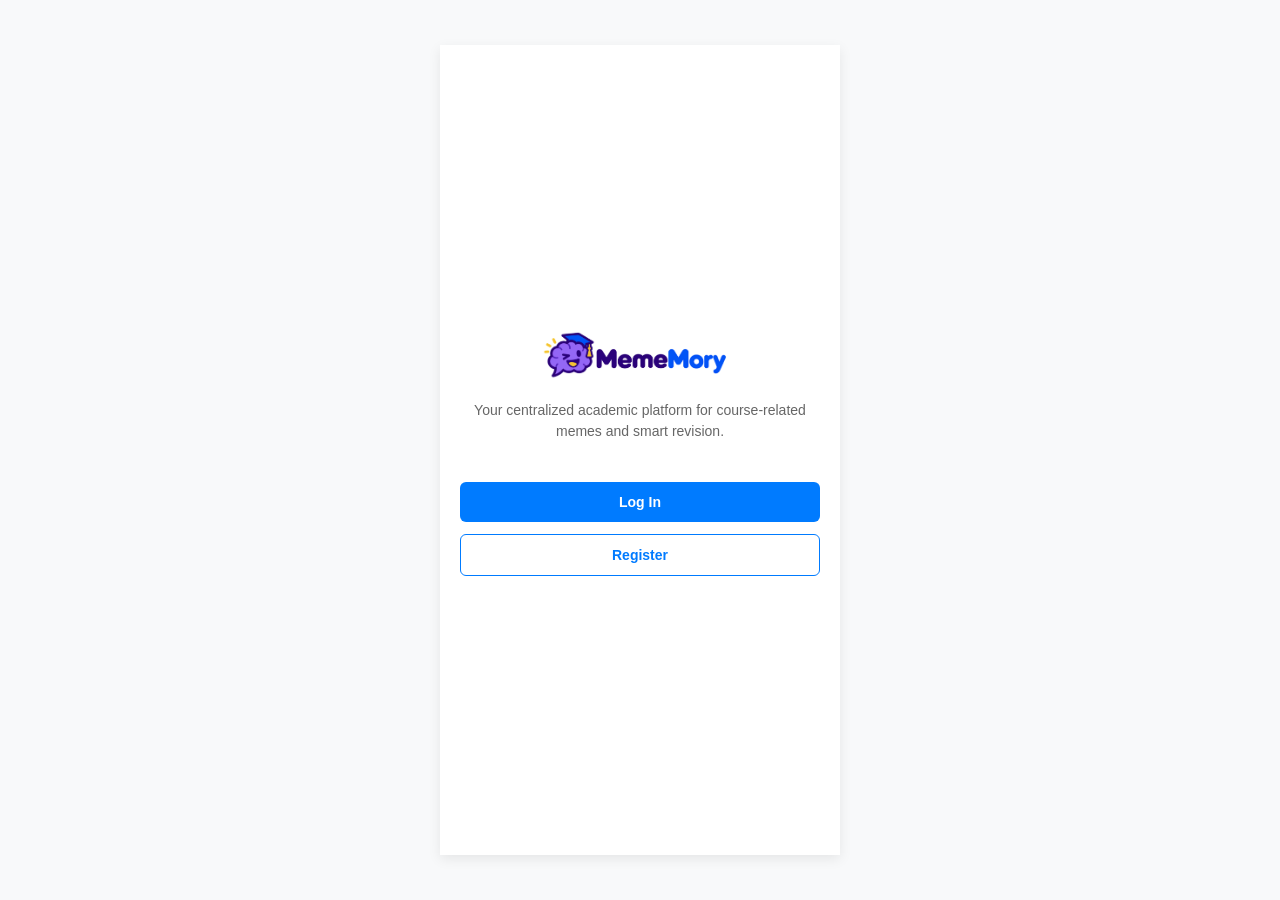
<file: index.html>
<!DOCTYPE html>
<html lang="en">
<head>
    <meta charset="UTF-8">
    <meta name="viewport" content="width=device-width, initial-scale=1.0">
    <title>MemeMory - Welcome</title>
    <link rel="stylesheet" href="css/style.css">
</head>
<body>
    <div class="app-container" style="display: flex; flex-direction: column; justify-content: center; align-items: center; min-height: 90vh; max-width: 400px; margin: 0 auto; padding: 20px; text-align: center;">
        
        <!-- Logo -->
        <div style="margin-bottom: 40px;">
            <img src="images/logo.png" alt="MemeMory Logo" style="height: 55px; width: auto; display: block; margin: 0 auto 20px auto;">
            <p style="font-size: 14px; color: #666; line-height: 1.5; margin: 0;">
                Your centralized academic platform for course-related memes and smart revision.
            </p>
        </div>

        <!-- Action Buttons (Matched Blue Color) -->
        <div style="display: flex; flex-direction: column; gap: 12px; width: 100%;">
            <!-- Log In Button -->
            <a href="login.html" style="text-decoration: none; padding: 12px; background-color: #007bff; color: #fff; border-radius: 6px; font-size: 14px; font-weight: 600; display: block; text-align: center;">
                Log In
            </a>

            <!-- Register Button -->
            <a href="register.html" style="text-decoration: none; padding: 12px; background-color: #fff; color: #007bff; border: 1.5px solid #007bff; border-radius: 6px; font-size: 14px; font-weight: 600; display: block; text-align: center;">
                Register
            </a>
        </div>

    </div>
</body>
</html>
</file>
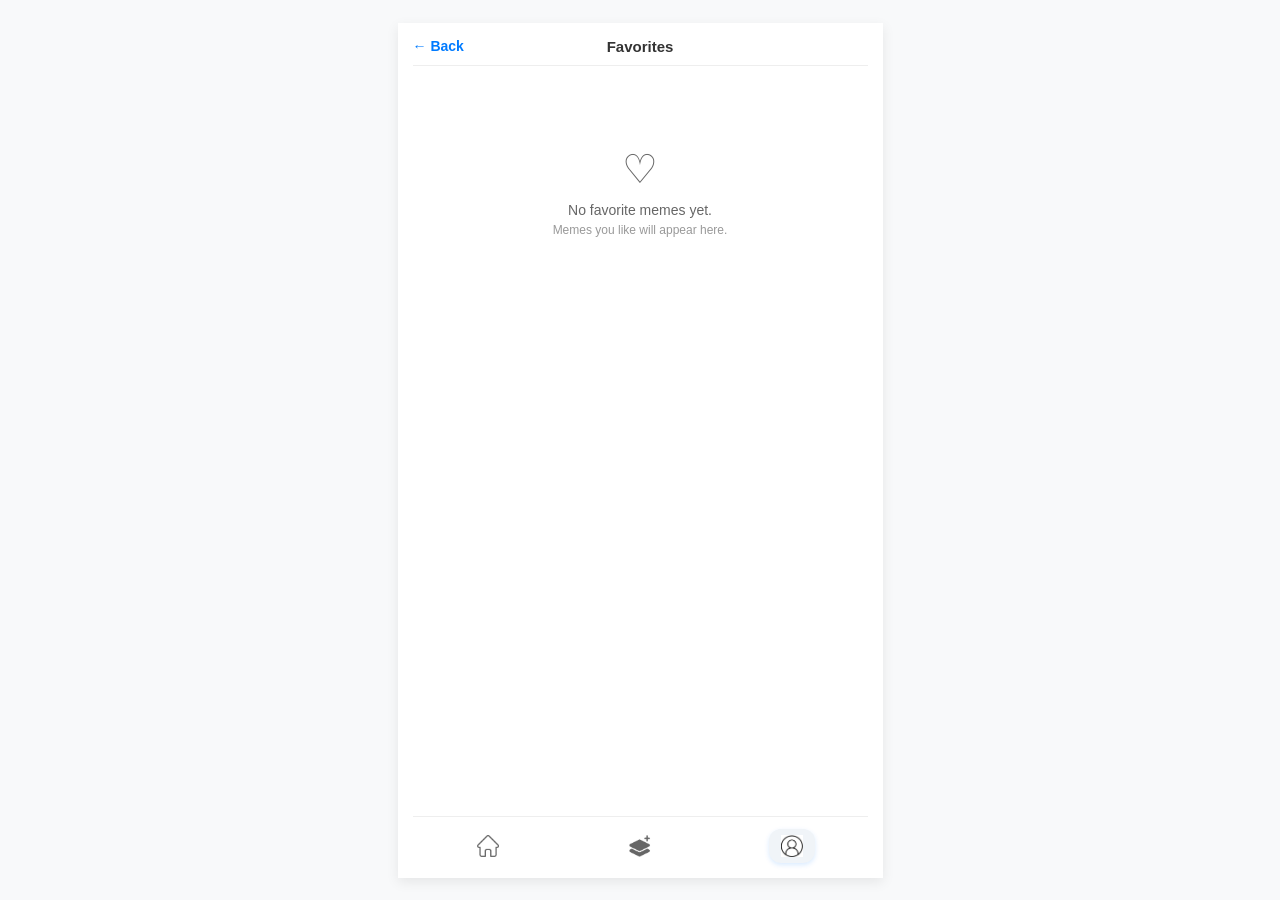
<file: favorites.html>
<!DOCTYPE html>
<html lang="en">
<head>
    <meta charset="UTF-8">
    <meta name="viewport" content="width=device-width, initial-scale=1.0">
    <title>MemeMory - Favorites</title>
    <link rel="stylesheet" href="css/style.css">
</head>
<body>
    <div class="app-container" style="display: flex; flex-direction: column; justify-content: space-between; max-width: 485px; margin: 0 auto; padding: 15px; min-height: 95vh; box-sizing: border-box;">
        <div style="width: 100%;">
            
            <!-- Header Bar with Centered Title -->
            <div style="display: flex; align-items: center; justify-content: space-between; margin-bottom: 20px; border-bottom: 1px solid #eee; padding-bottom: 10px;">
                <a href="profile.html" style="text-decoration: none; color: #007bff; font-weight: 600; font-size: 14px; width: 110px;">← Back</a>
                <span style="font-size: 15px; font-weight: 700; color: #333; text-align: center; flex: 1;">Favorites</span>
                <div style="width: 110px;"></div>
            </div>

            <!-- Empty State Message -->
            <div style="text-align: center; margin-top: 80px; color: #666;">
                <div style="font-size: 40px; margin-bottom: 10px;">♡</div>
                <p style="font-size: 14px; font-weight: 500; margin: 0;">No favorite memes yet.</p>
                <p style="font-size: 12px; color: #999; margin-top: 5px;">Memes you like will appear here.</p>
            </div>

        </div>

        <!-- Bottom Navigation Bar -->
        <div style="border-top: 1px solid #eee; padding-top: 12px; display: flex; justify-content: space-around; width: 100%; align-items: center; background-color: #fff; margin-top: 20px;">
            <a href="home.html" title="Home" style="text-decoration: none; padding: 6px 12px; display: flex; align-items: center;">
                <img src="images/home-icon.png" alt="Home" style="width: 22px; height: 22px; display: block; opacity: 0.6;">
            </a>
            <a href="upload.html" title="Create" style="text-decoration: none; padding: 6px 12px; display: flex; align-items: center;">
                <img src="images/create-icon.png" alt="Create" style="width: 22px; height: 22px; display: block; opacity: 0.6;">
            </a>
            <a href="profile.html" title="Profile" style="text-decoration: none; background-color: #f0f4f8; padding: 6px 12px; border-radius: 12px; box-shadow: 0 2px 5px rgba(0,123,255,0.15); display: flex; align-items: center;">
                <img src="images/profile-icon.png" alt="Profile" style="width: 22px; height: 22px; display: block;">
            </a>
        </div>
    </div>
</body>
</html>
</file>
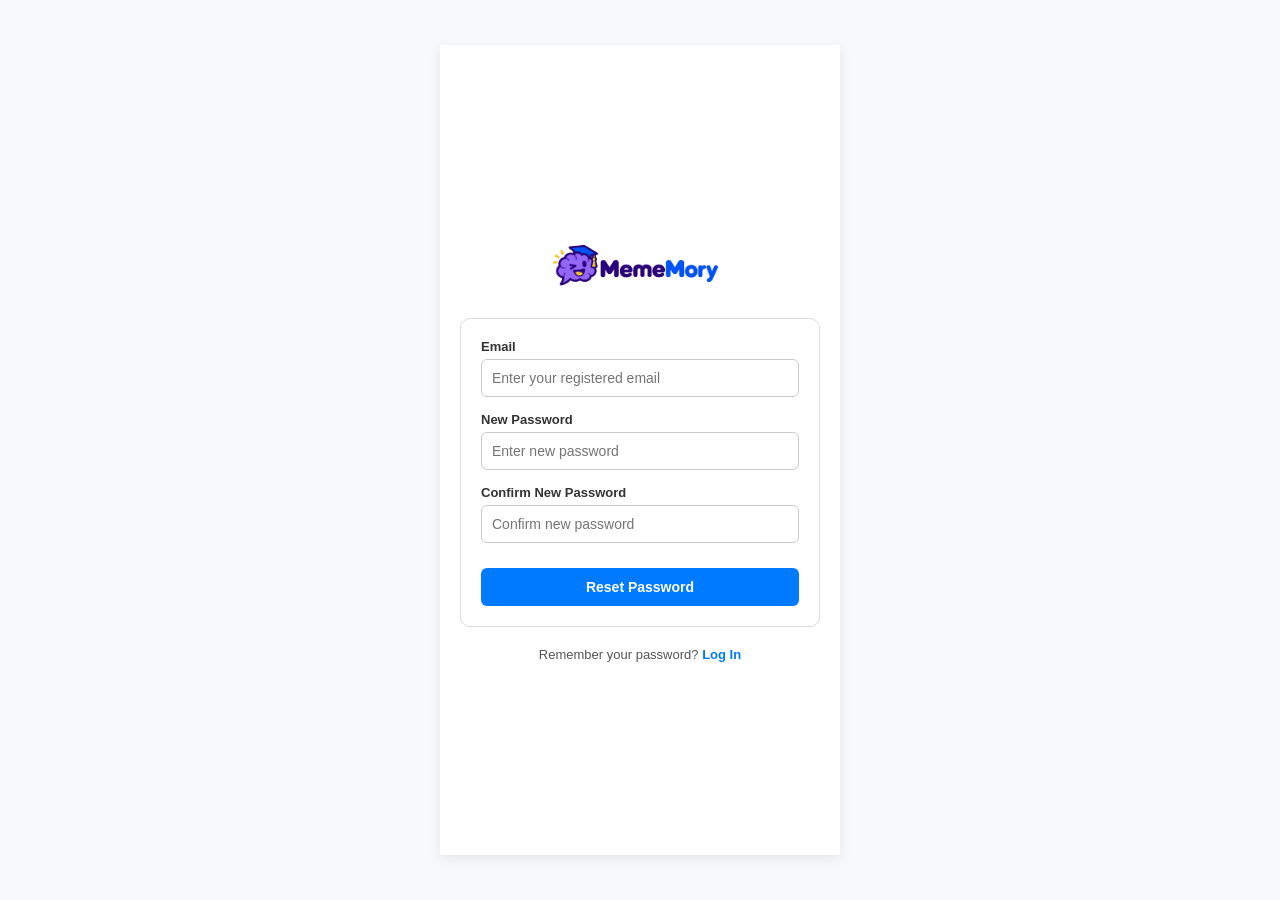
<file: forgot-password.html>
<!DOCTYPE html>
<html lang="en">
<head>
    <meta charset="UTF-8">
    <meta name="viewport" content="width=device-width, initial-scale=1.0">
    <title>MemeMory - Reset Password</title>
    <link rel="stylesheet" href="css/style.css">
</head>
<body>
    <div class="app-container" style="display: flex; flex-direction: column; justify-content: center; align-items: center; min-height: 90vh; max-width: 400px; margin: 0 auto; padding: 20px;">
        
        <!-- Logo Only -->
        <div style="margin-bottom: 30px; text-align: center;">
            <a href="index.html">
                <img src="images/logo.png" alt="MemeMory Logo" style="height: 50px; width: auto; display: block; margin: 0 auto;">
            </a>
        </div>

        <!-- Forgot & Reset Password Form Container -->
        <div style="width: 100%; background-color: #fff; border: 1px solid #ddd; border-radius: 10px; padding: 20px; box-sizing: border-box;">
            <form id="resetForm" style="display: flex; flex-direction: column; gap: 15px;">
                
                <!-- Email Field -->
                <div style="display: flex; flex-direction: column; gap: 5px;">
                    <label style="font-size: 13px; font-weight: 600; color: #333;">Email</label>
                    <input type="email" id="email" name="email" placeholder="Enter your registered email" required style="padding: 10px; border-radius: 6px; border: 1px solid #ccc; font-size: 14px; outline: none;">
                </div>

                <!-- New Password Field -->
                <div style="display: flex; flex-direction: column; gap: 5px;">
                    <label style="font-size: 13px; font-weight: 600; color: #333;">New Password</label>
                    <input type="password" id="new_password" name="new_password" placeholder="Enter new password" required minlength="8" style="padding: 10px; border-radius: 6px; border: 1px solid #ccc; font-size: 14px; outline: none;">
                </div>

                <!-- Confirm New Password Field -->
                <div style="display: flex; flex-direction: column; gap: 5px;">
                    <label style="font-size: 13px; font-weight: 600; color: #333;">Confirm New Password</label>
                    <input type="password" id="confirm_password" name="confirm_password" placeholder="Confirm new password" required minlength="8" style="padding: 10px; border-radius: 6px; border: 1px solid #ccc; font-size: 14px; outline: none;">
                </div>

                <!-- Submit Button -->
                <button type="submit" style="margin-top: 10px; padding: 11px; background-color: #007bff; color: #fff; border: none; border-radius: 6px; font-size: 14px; font-weight: 600; cursor: pointer;">
                    Reset Password
                </button>
            </form>
        </div>

        <!-- Link Back to Login -->
        <div style="margin-top: 20px; font-size: 13px; color: #555; text-align: center;">
            Remember your password? <a href="login.html" style="color: #007bff; font-weight: 600; text-decoration: none;">Log In</a>
        </div>

    </div>

    <!-- JavaScript to Handle Password Reset via LocalStorage -->
    <script>
        document.getElementById('resetForm').addEventListener('submit', function(event) {
            event.preventDefault();

            const emailInput = document.getElementById('email').value;
            const newPassword = document.getElementById('new_password').value;
            const confirmPassword = document.getElementById('confirm_password').value;

            // التحقق من تطابق كلمتي المرور
            if (newPassword !== confirmPassword) {
                alert("Error: New passwords do not match!");
                return;
            }

            // جلب المستخدم المخزن
            let savedUser = JSON.parse(localStorage.getItem('registeredUser'));

            if (savedUser && savedUser.email === emailInput) {
                // تحديث كلمة المرور في الـ LocalStorage
                savedUser.password = newPassword;
                localStorage.setItem('registeredUser', JSON.stringify(savedUser));

                alert("Success: Password has been reset successfully! Please log in with your new password.");
                window.location.href = "login.html";
            } else {
                alert("Error: This email is not registered in our system!");
            }
        });
    </script>
</body>
</html>
</file>
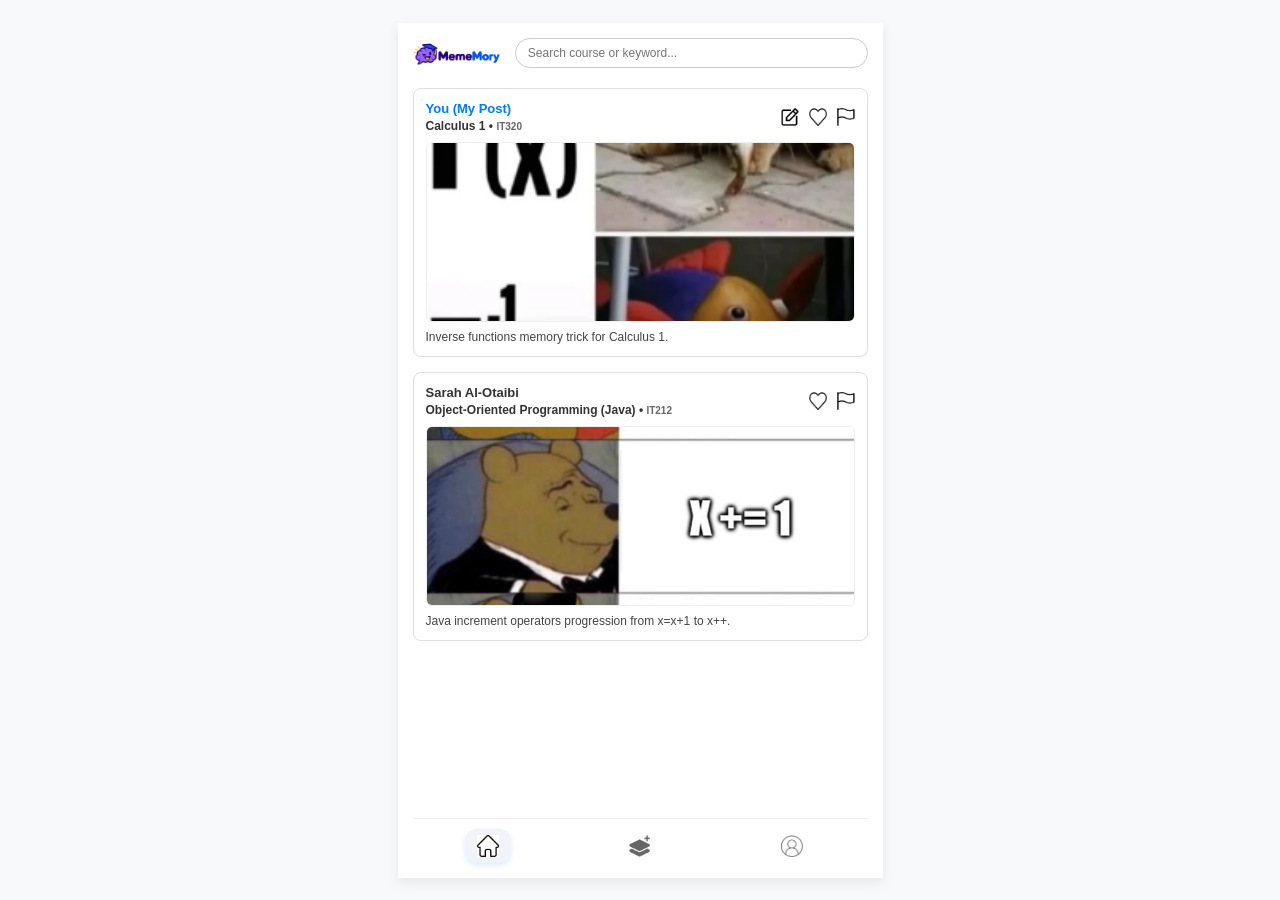
<file: home.html>
<!DOCTYPE html>
<html lang="en">
<head>
    <meta charset="UTF-8">
    <meta name="viewport" content="width=device-width, initial-scale=1.0">
    <title>MemeMory - Home</title>
    <link rel="stylesheet" href="css/style.css">
</head>
<body>
    <div class="app-container" style="display: flex; flex-direction: column; justify-content: space-between; max-width: 485px; margin: 0 auto; padding: 15px; min-height: 95vh; box-sizing: border-box;">
        <div style="width: 100%;" id="mainFeedContainer">
            
            <!-- Header Bar (Logo + Search Only) -->
            <div style="display: flex; align-items: center; justify-content: space-between; margin-bottom: 20px; gap: 10px;">
                <a href="home.html" style="display: flex; align-items: center;">
                    <img src="images/logo.png" alt="MemeMory Logo" style="height: 26px; width: auto; display: block;">
                </a>
                <div style="flex: 1;">
                    <input type="text" placeholder="Search course or keyword..." style="width: 100%; padding: 7px 12px; border-radius: 20px; border: 1px solid #ccc; font-size: 12px; outline: none; box-sizing: border-box;">
                </div>
            </div>

            <!-- حاوية الميمز المرفوعة ديناميكياً بواسطة LocalStorage -->
            <div id="dynamicMemesContainer"></div>

            <!-- MEME CARD 1: Calculus (Math) -->
            <div style="border: 1px solid #e0e0e0; border-radius: 8px; padding: 12px; margin-bottom: 15px; background-color: #fff; box-shadow: 0 2px 4px rgba(0,0,0,0.02);">
                <div style="display: flex; justify-content: space-between; align-items: center; margin-bottom: 8px;">
                    <div>
                        <span style="font-size: 13px; font-weight: 700; color: #007bff; display: block;">You (My Post)</span>
                        <span style="font-size: 12px; font-weight: 600; color: #333;">Calculus 1 • <small style="color: #666;">IT320</small></span>
                    </div>
                    <div style="display: flex; gap: 10px; align-items: center;">
                        <button title="Edit" style="background: none; border: none; cursor: pointer; padding: 0;"><img src="images/edit-icon.png" alt="Edit" style="width: 18px; height: 18px; display: block;"></button>
                        <button title="Like" style="background: none; border: none; cursor: pointer; padding: 0;"><img src="images/like-icon.png" alt="Like" style="width: 18px; height: 18px; display: block;"></button>
                        <button title="Report" style="background: none; border: none; cursor: pointer; padding: 0;"><img src="images/flag-icon.png" alt="Report" style="width: 18px; height: 18px; display: block;"></button>
                    </div>
                </div>

                <a href="meme-detail.html?type=math" style="text-decoration: none; display: block;">
                    <img src="images/meme1.png" alt="Calculus Meme" style="width: 100%; height: 180px; object-fit: cover; border-radius: 6px; margin-bottom: 8px; display: block; border: 1px solid #eee;">
                </a>
                <p style="font-size: 12px; color: #444; margin: 0;">Inverse functions memory trick for Calculus 1.</p>
            </div>

            <!-- MEME CARD 2: Java Programming -->
            <div style="border: 1px solid #e0e0e0; border-radius: 8px; padding: 12px; margin-bottom: 15px; background-color: #fff; box-shadow: 0 2px 4px rgba(0,0,0,0.02);">
                <div style="display: flex; justify-content: space-between; align-items: center; margin-bottom: 8px;">
                    <div>
                        <span style="font-size: 13px; font-weight: 700; color: #333; display: block;">Sarah Al-Otaibi</span>
                        <span style="font-size: 12px; font-weight: 600; color: #333;">Object-Oriented Programming (Java) • <small style="color: #666;">IT212</small></span>
                    </div>
                    <div style="display: flex; gap: 10px; align-items: center;">
                        <button title="Like" style="background: none; border: none; cursor: pointer; padding: 0;"><img src="images/like-icon.png" alt="Like" style="width: 18px; height: 18px; display: block;"></button>
                        <button title="Report" style="background: none; border: none; cursor: pointer; padding: 0;"><img src="images/flag-icon.png" alt="Report" style="width: 18px; height: 18px; display: block;"></button>
                    </div>
                </div>

                <a href="meme-detail.html?type=java" style="text-decoration: none; display: block;">
                    <img src="images/meme2.png" alt="Java Meme" style="width: 100%; height: 180px; object-fit: cover; border-radius: 6px; margin-bottom: 8px; display: block; border: 1px solid #eee;">
                </a>
                <p style="font-size: 12px; color: #444; margin: 0;">Java increment operators progression from x=x+1 to x++.</p>
            </div>

        </div>

        <!-- Bottom Navigation Bar -->
        <div style="border-top: 1px solid #eee; padding-top: 10px; display: flex; justify-content: space-around; width: 100%; align-items: center; background-color: #fff;">
            <!-- Home (Active) -->
            <a href="home.html" title="Home" style="text-decoration: none; background-color: #f0f4f8; padding: 6px 12px; border-radius: 12px; box-shadow: 0 2px 5px rgba(0,123,255,0.15); display: flex; align-items: center;">
                <img src="images/home-icon.png" alt="Home" style="width: 22px; height: 22px; display: block;">
            </a>
            <!-- Create -->
            <a href="upload.html" title="Create" style="text-decoration: none; padding: 6px 12px; display: flex; align-items: center;">
                <img src="images/create-icon.png" alt="Create" style="width: 22px; height: 22px; display: block; opacity: 0.6;">
            </a>
            <!-- Profile -->
            <a href="profile.html" title="Profile" style="text-decoration: none; padding: 6px 12px; display: flex; align-items: center;">
                <img src="images/profile-icon.png" alt="Profile" style="width: 22px; height: 22px; display: block; opacity: 0.6;">
            </a>
        </div>
    </div>

    <!-- JavaScript to Load and Display LocalStorage Memes Instantly -->
    <script>
        document.addEventListener("DOMContentLoaded", function() {
            const container = document.getElementById('dynamicMemesContainer');
            let savedMemes = JSON.parse(localStorage.getItem('userMemes')) || [];

            if (savedMemes.length > 0) {
                savedMemes.forEach(meme => {
                    const card = document.createElement('div');
                    card.style.cssText = "border: 1px solid #e0e0e0; border-radius: 8px; padding: 12px; margin-bottom: 15px; background-color: #fff; box-shadow: 0 2px 4px rgba(0,0,0,0.02);";
                    
                    card.innerHTML = `
                        <div style="display: flex; justify-content: space-between; align-items: center; margin-bottom: 8px;">
                            <div>
                                <span style="font-size: 13px; font-weight: 700; color: #007bff; display: block;">You (My Post)</span>
                                <span style="font-size: 12px; font-weight: 600; color: #333;">${meme.title} • <small style="color: #666;">${meme.course}</small></span>
                            </div>
                            <div style="display: flex; gap: 10px; align-items: center;">
                                <button title="Edit" style="background: none; border: none; cursor: pointer; padding: 0;"><img src="images/edit-icon.png" alt="Edit" style="width: 18px; height: 18px; display: block;"></button>
                                <button title="Like" style="background: none; border: none; cursor: pointer; padding: 0;"><img src="images/like-icon.png" alt="Like" style="width: 18px; height: 18px; display: block;"></button>
                                <button title="Report" style="background: none; border: none; cursor: pointer; padding: 0;"><img src="images/flag-icon.png" alt="Report" style="width: 18px; height: 18px; display: block;"></button>
                            </div>
                        </div>
                        <div style="text-decoration: none; display: block;">
                            <img src="${meme.image}" alt="Uploaded Meme" style="width: 100%; height: 180px; object-fit: cover; border-radius: 6px; margin-bottom: 8px; display: block; border: 1px solid #eee;">
                        </div>
                        <p style="font-size: 12px; color: #444; margin: 0;">${meme.description || ''}</p>
                    `;
                    
                    container.appendChild(card);
                });
            }
        });
    </script>
</body>
</html>
</file>
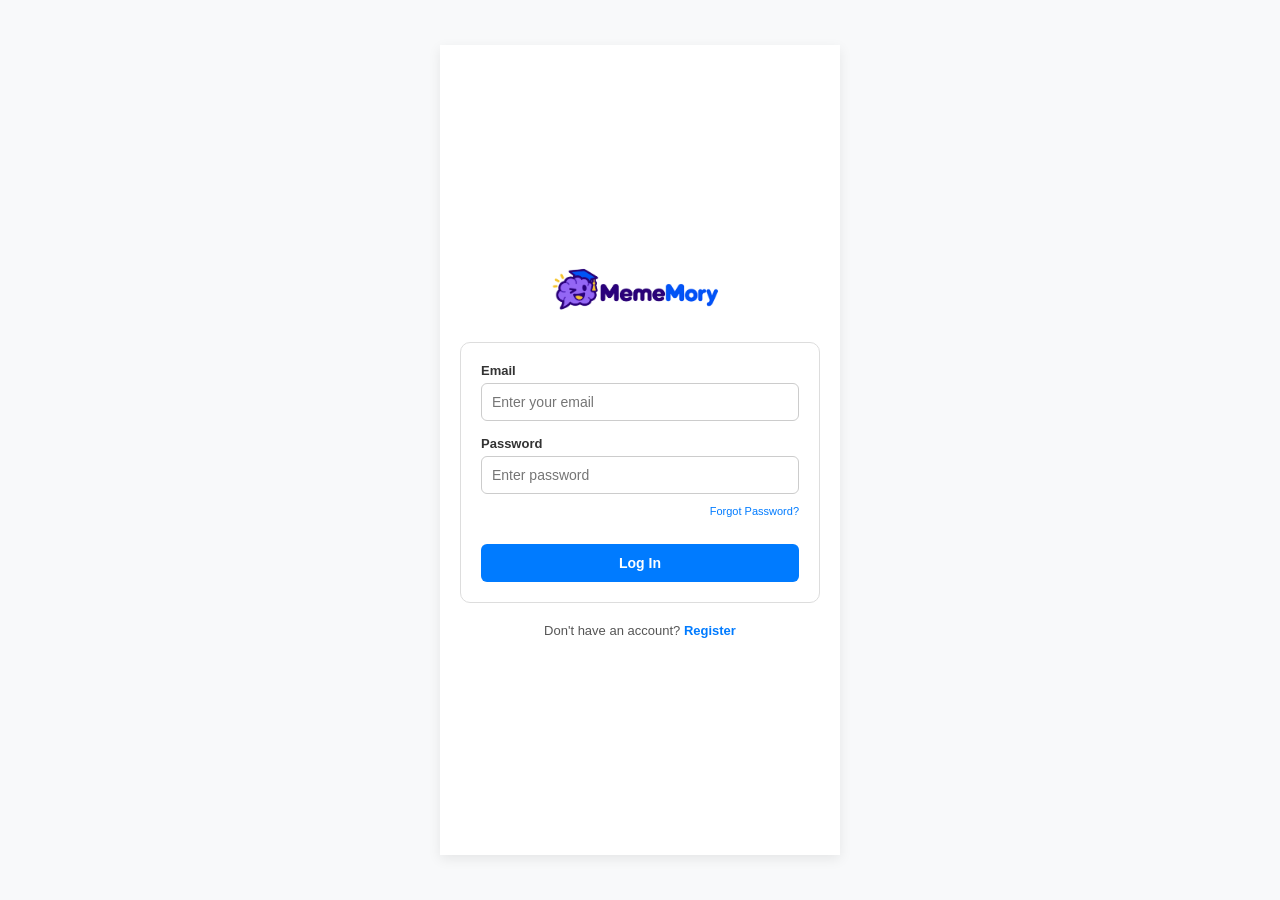
<file: login.html>
<!DOCTYPE html>
<html lang="en">
<head>
    <meta charset="UTF-8">
    <meta name="viewport" content="width=device-width, initial-scale=1.0">
    <title>MemeMory - Login</title>
    <link rel="stylesheet" href="css/style.css">
</head>
<body>
    <div class="app-container" style="display: flex; flex-direction: column; justify-content: center; align-items: center; min-height: 90vh; max-width: 400px; margin: 0 auto; padding: 20px;">
        
        <!-- Logo Only -->
        <div style="margin-bottom: 30px; text-align: center;">
            <a href="index.html">
                <img src="images/logo.png" alt="MemeMory Logo" style="height: 50px; width: auto; display: block; margin: 0 auto;">
            </a>
        </div>

        <!-- Login Form Container -->
        <div style="width: 100%; background-color: #fff; border: 1px solid #ddd; border-radius: 10px; padding: 20px; box-sizing: border-box;">
            <!-- Form uses JavaScript handler to validate login -->
            <form id="loginForm" style="display: flex; flex-direction: column; gap: 15px;">
                
                <!-- Email Field -->
                <div style="display: flex; flex-direction: column; gap: 5px;">
                    <label style="font-size: 13px; font-weight: 600; color: #333;">Email</label>
                    <input type="email" id="email" name="email" placeholder="Enter your email" required style="padding: 10px; border-radius: 6px; border: 1px solid #ccc; font-size: 14px; outline: none;">
                </div>

                <!-- Password Field -->
                <div style="display: flex; flex-direction: column; gap: 5px;">
                    <label style="font-size: 13px; font-weight: 600; color: #333;">Password</label>
                    <input type="password" id="password" name="password" placeholder="Enter password" required style="padding: 10px; border-radius: 6px; border: 1px solid #ccc; font-size: 14px; outline: none;">
                    
                    <!-- Forgot Password Under Password Input -->
                    <div style="text-align: right; margin-top: 2px;">
                        <a href="forgot-password.html" style="font-size: 11px; color: #007bff; text-decoration: none;">Forgot Password?</a>
                    </div>
                </div>

                <!-- Submit Button -->
                <button type="submit" style="margin-top: 10px; padding: 11px; background-color: #007bff; color: #fff; border: none; border-radius: 6px; font-size: 14px; font-weight: 600; cursor: pointer;">
                    Log In
                </button>
            </form>
        </div>

        <!-- Link to Register -->
        <div style="margin-top: 20px; font-size: 13px; color: #555; text-align: center;">
            Don't have an account? <a href="register.html" style="color: #007bff; font-weight: 600; text-decoration: none;">Register</a>
        </div>

    </div>

    <!-- JavaScript to Validate Login from LocalStorage -->
    <script>
        document.getElementById('loginForm').addEventListener('submit', function(event) {
            event.preventDefault(); // منع الإرسال الافتراضي

            const emailInput = document.getElementById('email').value;
            const passwordInput = document.getElementById('password').value;

            // جلب بيانات المستخدم المخزنة مسبقاً من صفحة التسجيل
            const savedUser = JSON.parse(localStorage.getItem('registeredUser'));

            // التحقق من صحة البيانات (أو السماح بحساب تجريبي افتراضي إن لم تقم بالتسجيل بعد)
            if (savedUser && savedUser.email === emailInput && savedUser.password === passwordInput) {
                // إذا كانت البيانات صحيحة، انتقل إلى صفحة الهوم
                window.location.href = "home.html";
            } else {
                // إظهار رسالة خطأ (Error) إذا كانت البيانات خاطئة
                alert("Error: Incorrect email or password. Please try again or register first!");
            }
        });
    </script>
</body>
</html>
</file>
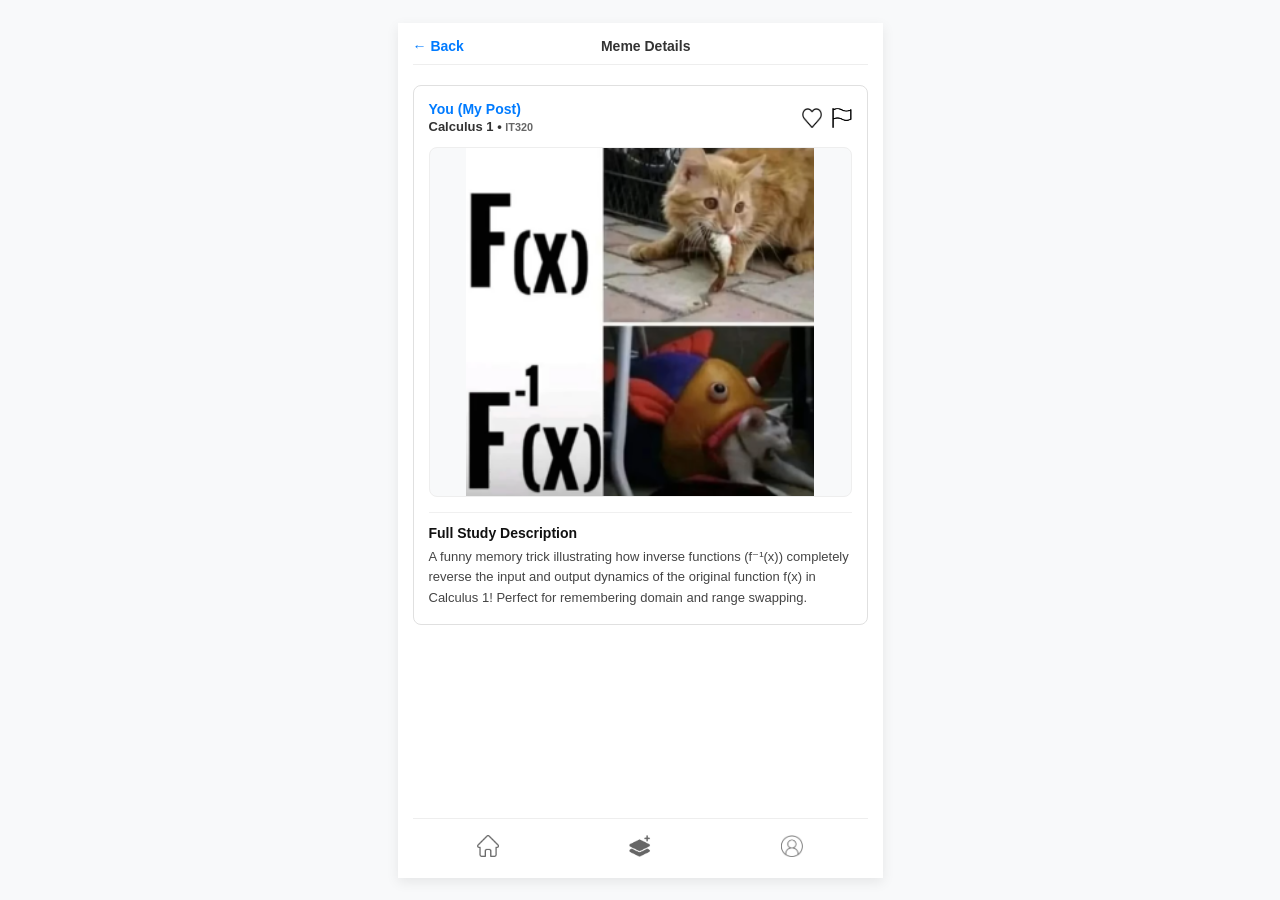
<file: meme-detail.html>
<!DOCTYPE html>
<html lang="en">
<head>
    <meta charset="UTF-8">
    <meta name="viewport" content="width=device-width, initial-scale=1.0">
    <title>MemeMory - Meme Details</title>
    <link rel="stylesheet" href="css/style.css">
</head>
<body>
    <div class="app-container" style="display: flex; flex-direction: column; justify-content: space-between; max-width: 485px; margin: 0 auto; padding: 15px; min-height: 95vh; box-sizing: border-box;">
        <div style="width: 100%;">
            
            <!-- Header Bar (Back + Title Only, Logout Removed) -->
            <div style="display: flex; align-items: center; justify-content: space-between; margin-bottom: 20px; border-bottom: 1px solid #eee; padding-bottom: 10px;">
                <a href="home.html" style="text-decoration: none; color: #007bff; font-weight: 600; font-size: 14px;">← Back</a>
                <span style="font-size: 14px; font-weight: 600; color: #333;">Meme Details</span>
                <div style="width: 40px;"></div> <!-- Spacer to balance header alignment -->
            </div>

            <!-- Meme Details Container -->
            <div style="background-color: #fff; border: 1px solid #e0e0e0; border-radius: 8px; padding: 15px;">
                
                <div style="display: flex; justify-content: space-between; align-items: center; margin-bottom: 12px;">
                    <div>
                        <span id="authorName" style="font-size: 14px; font-weight: 700; color: #007bff; display: block;">You (My Post)</span>
                        <span id="courseName" style="font-size: 13px; font-weight: 600; color: #333;">Calculus 1 • <small style="color: #666;">IT320</small></span>
                    </div>
                    <div style="display: flex; gap: 10px; align-items: center;">
                        <button title="Like" style="background: none; border: none; cursor: pointer; padding: 0;"><img src="images/like-icon.png" alt="Like" style="width: 20px; height: 20px; display: block;"></button>
                        <button title="Report" style="background: none; border: none; cursor: pointer; padding: 0;"><img src="images/flag-icon.png" alt="Report" style="width: 20px; height: 20px; display: block;"></button>
                    </div>
                </div>

                <div style="width: 100%; margin-bottom: 15px;">
                    <img id="memeImage" src="images/meme1.png" alt="Meme Image" style="width: 100%; height: auto; max-height: 350px; object-fit: contain; border-radius: 8px; border: 1px solid #eee; background-color: #f8f9fa; display: block;">
                </div>

                <div style="border-top: 1px solid #f0f0f0; padding-top: 12px;">
                    <h4 style="margin: 0 0 6px 0; font-size: 14px; color: #111;">Full Study Description</h4>
                    <p id="memeDesc" style="font-size: 13px; color: #444; line-height: 1.6; margin: 0;">
                        Loading description...
                    </p>
                </div>
            </div>
        </div>

        <!-- Bottom Navigation Bar -->
        <div style="border-top: 1px solid #eee; padding-top: 10px; display: flex; justify-content: space-around; width: 100%; align-items: center; background-color: #fff; margin-top: 20px;">
            <!-- Home -->
            <a href="home.html" title="Home" style="text-decoration: none; padding: 6px 12px; display: flex; align-items: center;">
                <img src="images/home-icon.png" alt="Home" style="width: 22px; height: 22px; display: block; opacity: 0.6;">
            </a>
            <!-- Create -->
            <a href="upload.html" title="Create" style="text-decoration: none; padding: 6px 12px; display: flex; align-items: center;">
                <img src="images/create-icon.png" alt="Create" style="width: 22px; height: 22px; display: block; opacity: 0.6;">
            </a>
            <!-- Profile -->
            <a href="profile.html" title="Profile" style="text-decoration: none; padding: 6px 12px; display: flex; align-items: center;">
                <img src="images/profile-icon.png" alt="Profile" style="width: 22px; height: 22px; display: block; opacity: 0.6;">
            </a>
        </div>
    </div>

    <script>
        const urlParams = new URLSearchParams(window.location.search);
        const memeType = urlParams.get('type');

        const memeImage = document.getElementById('memeImage');
        const memeDesc = document.getElementById('memeDesc');
        const authorName = document.getElementById('authorName');
        const courseName = document.getElementById('courseName');

        if (memeType === 'java') {
            memeImage.src = 'images/meme2.png';
            authorName.innerText = 'Sarah Al-Otaibi';
            authorName.style.color = '#333';
            courseName.innerHTML = 'Object-Oriented Programming (Java) • <small style="color: #666;">IT212</small>';
            memeDesc.innerText = 'A classic programming progression in Java showing the evolution of incrementing a variable by 1. Starting from standard assignment (x = x + 1), moving to compound assignment (x += 1), and reaching peak elegance with the increment operator (x++)!';
        } else {
            memeImage.src = 'images/meme1.png';
            authorName.innerText = 'You (My Post)';
            authorName.style.color = '#007bff';
            courseName.innerHTML = 'Calculus 1 • <small style="color: #666;">IT320</small>';
            memeDesc.innerText = 'A funny memory trick illustrating how inverse functions (f⁻¹(x)) completely reverse the input and output dynamics of the original function f(x) in Calculus 1! Perfect for remembering domain and range swapping.';
        }
    </script>
</body>
</html>
</file>
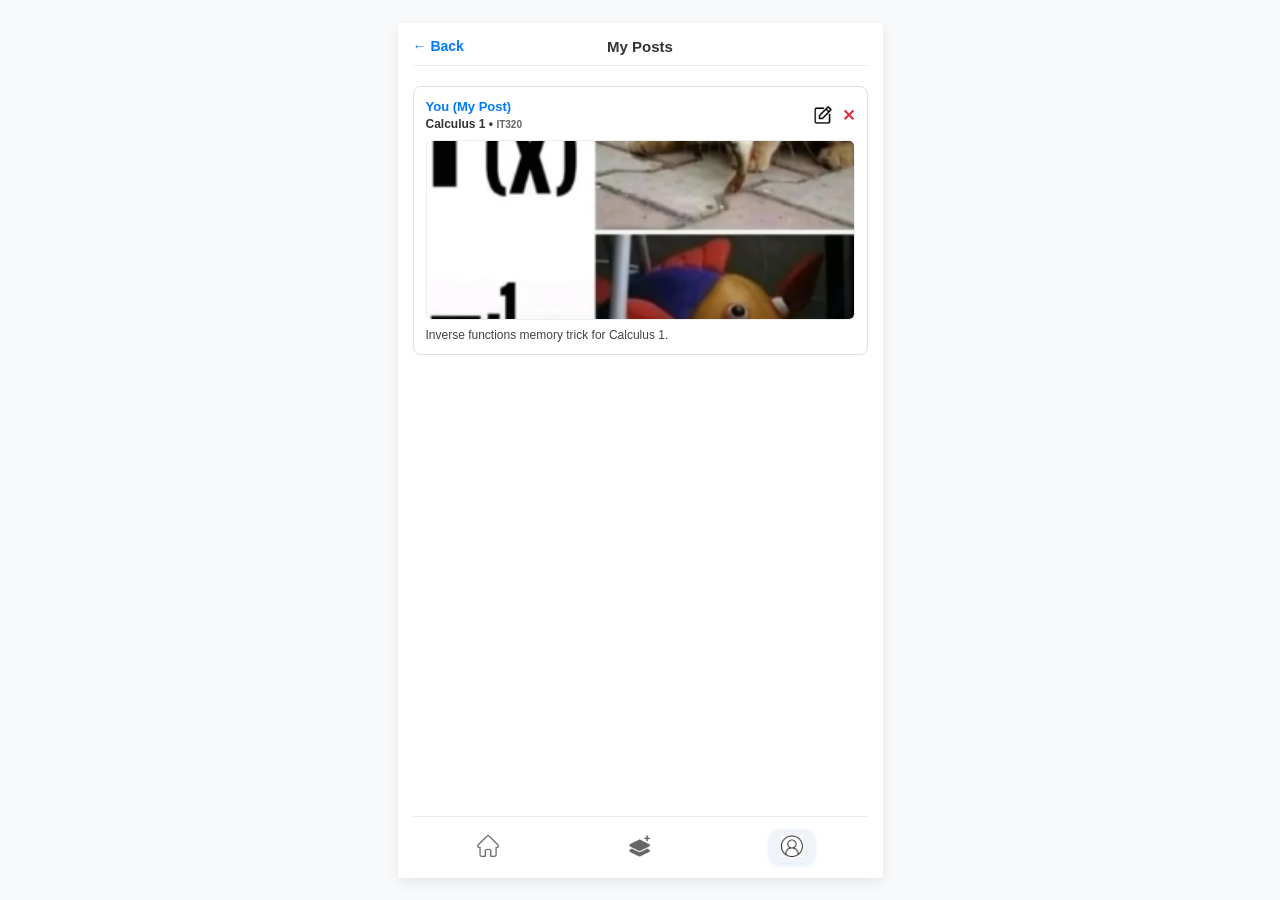
<file: myposts.html>
<!DOCTYPE html>
<html lang="en">
<head>
    <meta charset="UTF-8">
    <meta name="viewport" content="width=device-width, initial-scale=1.0">
    <title>MemeMory - My Posts</title>
    <link rel="stylesheet" href="css/style.css">
</head>
<body>
    <div class="app-container" style="display: flex; flex-direction: column; justify-content: space-between; max-width: 485px; margin: 0 auto; padding: 15px; min-height: 95vh; box-sizing: border-box;">
        <div style="width: 100%;">
            
            <!-- Header Bar with Centered Title (Without Logout) -->
            <div style="display: flex; align-items: center; justify-content: space-between; margin-bottom: 20px; border-bottom: 1px solid #eee; padding-bottom: 10px;">
                <a href="profile.html" style="text-decoration: none; color: #007bff; font-weight: 600; font-size: 14px; width: 110px;">← Back</a>
                <span style="font-size: 15px; font-weight: 700; color: #333; text-align: center; flex: 1;">My Posts</span>
                <div style="width: 110px;"></div> <!-- مساحة مطابقة لزر الرجوع لضمان توسعنوان الصفحة بدقة -->
            </div>

            <!-- حاوية عرض المنشورات المحفوظة ديناميكياً -->
            <div id="dynamicMyPostsContainer"></div>

            <!-- MY POST MEME CARD (Example: Calculus Meme - Static default) -->
            <div style="border: 1px solid #e0e0e0; border-radius: 8px; padding: 12px; margin-bottom: 15px; background-color: #fff; box-shadow: 0 2px 4px rgba(0,0,0,0.02);">
                <div style="display: flex; justify-content: space-between; align-items: center; margin-bottom: 8px;">
                    <div>
                        <span style="font-size: 13px; font-weight: 700; color: #007bff; display: block;">You (My Post)</span>
                        <span style="font-size: 12px; font-weight: 600; color: #333;">Calculus 1 • <small style="color: #666;">IT320</small></span>
                    </div>
                    <div style="display: flex; gap: 10px; align-items: center;">
                        <button title="Edit" style="background: none; border: none; cursor: pointer; padding: 0;"><img src="images/edit-icon.png" alt="Edit" style="width: 18px; height: 18px; display: block;"></button>
                        <button title="Delete" style="background: none; border: none; cursor: pointer; padding: 0; font-size: 16px; color: #dc3545; font-weight: bold;">✕</button>
                    </div>
                </div>

                <a href="meme-detail.html?type=math" style="text-decoration: none; display: block;">
                    <img src="images/meme1.png" alt="Calculus Meme" style="width: 100%; height: 180px; object-fit: cover; border-radius: 6px; margin-bottom: 8px; display: block; border: 1px solid #eee;">
                </a>
                <p style="font-size: 12px; color: #444; margin: 0;">Inverse functions memory trick for Calculus 1.</p>
            </div>

        </div>

        <!-- Bottom Navigation Bar (Active on Profile Tab) -->
        <div style="border-top: 1px solid #eee; padding-top: 12px; display: flex; justify-content: space-around; width: 100%; align-items: center; background-color: #fff; margin-top: 20px;">
            <a href="home.html" title="Home" style="text-decoration: none; padding: 6px 12px; display: flex; align-items: center;">
                <img src="images/home-icon.png" alt="Home" style="width: 22px; height: 22px; display: block; opacity: 0.6;">
            </a>
            <a href="upload.html" title="Create" style="text-decoration: none; padding: 6px 12px; display: flex; align-items: center;">
                <img src="images/create-icon.png" alt="Create" style="width: 22px; height: 22px; display: block; opacity: 0.6;">
            </a>
            <a href="profile.html" title="Profile" style="text-decoration: none; background-color: #f0f4f8; padding: 6px 12px; border-radius: 12px; box-shadow: 0 2px 5px rgba(0,123,255,0.15); display: flex; align-items: center;">
                <img src="images/profile-icon.png" alt="Profile" style="width: 22px; height: 22px; display: block;">
            </a>
        </div>
    </div>

    <!-- JavaScript to Load My Posts with Edit and Delete Buttons -->
    <script>
        window.onload = function() {
            const container = document.getElementById('dynamicMyPostsContainer');
            let savedMemes = JSON.parse(localStorage.getItem('userMemes')) || [];

            if (savedMemes.length > 0) {
                savedMemes.forEach((meme, index) => {
                    const card = document.createElement('div');
                    card.style.cssText = "border: 1px solid #e0e0e0; border-radius: 8px; padding: 12px; margin-bottom: 15px; background-color: #fff; box-shadow: 0 2px 4px rgba(0,0,0,0.02);";
                    
                    card.innerHTML = `
                        <div style="display: flex; justify-content: space-between; align-items: center; margin-bottom: 8px;">
                            <div>
                                <span style="font-size: 13px; font-weight: 700; color: #007bff; display: block;">You (My Post)</span>
                                <span style="font-size: 12px; font-weight: 600; color: #333;">${meme.title} • <small style="color: #666;">${meme.course}</small></span>
                            </div>
                            <div style="display: flex; gap: 10px; align-items: center;">
                                <button title="Edit" style="background: none; border: none; cursor: pointer; padding: 0;"><img src="images/edit-icon.png" alt="Edit" style="width: 18px; height: 18px; display: block;"></button>
                                <button onclick="deleteMeme(${index})" title="Delete" style="background: none; border: none; cursor: pointer; padding: 0; font-size: 16px; color: #dc3545; font-weight: bold;">✕</button>
                            </div>
                        </div>
                        <div style="text-decoration: none; display: block;">
                            <img src="${meme.image}" alt="My Uploaded Meme" style="width: 100%; height: 180px; object-fit: cover; border-radius: 6px; margin-bottom: 8px; display: block; border: 1px solid #eee;">
                        </div>
                        <p style="font-size: 12px; color: #444; margin: 0;">${meme.description || ''}</p>
                    `;
                    
                    container.appendChild(card);
                });
            }
        };

        function deleteMeme(index) {
            let savedMemes = JSON.parse(localStorage.getItem('userMemes')) || [];
            savedMemes.splice(index, 1);
            localStorage.setItem('userMemes', JSON.stringify(savedMemes));
            location.reload();
        }
    </script>
</body>
</html>
</file>
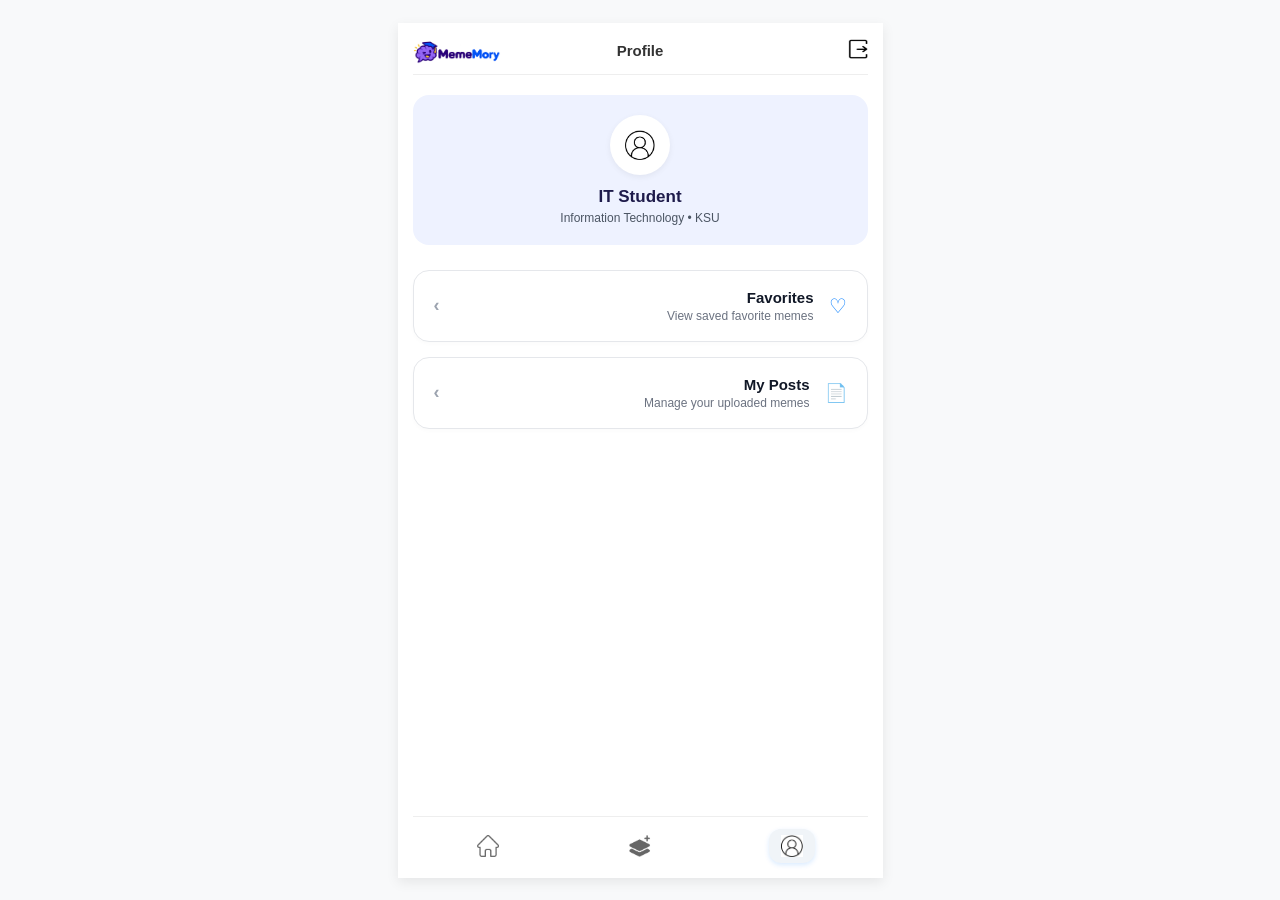
<file: profile.html>
<!DOCTYPE html>
<html lang="en">
<head>
    <meta charset="UTF-8">
    <meta name="viewport" content="width=device-width, initial-scale=1.0">
    <title>MemeMory - Profile</title>
    <link rel="stylesheet" href="css/style.css">
</head>
<body>
    <div class="app-container" style="display: flex; flex-direction: column; justify-content: space-between; max-width: 485px; margin: 0 auto; padding: 15px; min-height: 95vh; box-sizing: border-box;">
        <div style="width: 100%;">
            
            <!-- Header Bar with Centered Title -->
            <div style="display: flex; align-items: center; justify-content: space-between; margin-bottom: 20px; border-bottom: 1px solid #eee; padding-bottom: 10px;">
                <a href="home.html" style="width: 100px; display: block;">
                    <img src="images/logo.png" alt="MemeMory Logo" style="height: 26px; width: auto; display: block;">
                </a>
                <span style="font-size: 15px; font-weight: 700; color: #333; text-align: center; flex: 1;">Profile</span>
                <a href="index.html" title="Logout" style="text-decoration: none; width: 100px; text-align: right;">
                    <img src="images/logout-icon.png" alt="Logout" style="width: 20px; height: 20px; display: inline-block; margin-left: auto;">
                </a>
            </div>

            <!-- Profile Info Banner (User Details) -->
            <div style="background-color: #eef2ff; border-radius: 16px; padding: 20px 15px; text-align: center; margin-bottom: 25px;">
                <div style="width: 60px; height: 60px; background-color: #fff; border-radius: 50%; display: flex; align-items: center; justify-content: center; margin: 0 auto 12px auto; box-shadow: 0 2px 6px rgba(0,0,0,0.06);">
                    <img src="images/profile-icon.png" alt="User Avatar" style="width: 30px; height: 30px;">
                </div>
                <h3 style="margin: 0 0 4px 0; font-size: 17px; font-weight: 700; color: #1e1b4b;">IT Student</h3>
                <p style="margin: 0; font-size: 12px; color: #4b5563;">Information Technology • KSU</p>
            </div>

            <!-- Options List Container -->
            <div style="display: flex; flex-direction: column; gap: 15px;">
                
                <!-- Card 1: Favorites -->
                <a href="favorites.html" style="text-decoration: none; color: inherit; display: block;">
                    <div style="border: 1px solid #e5e7eb; border-radius: 16px; padding: 18px 20px; background-color: #fff; display: flex; align-items: center; justify-content: space-between; box-shadow: 0 2px 4px rgba(0,0,0,0.02);">
                        <span style="font-size: 18px; color: #9ca3af; font-weight: bold;">‹</span>
                        <div style="text-align: right; flex: 1; padding: 0 15px;">
                            <div style="font-size: 15px; font-weight: 700; color: #111827; margin-bottom: 3px;">Favorites</div>
                            <div style="font-size: 12px; color: #6b7280;">View saved favorite memes</div>
                        </div>
                        <div style="font-size: 20px; color: #007bff;">♡</div>
                    </div>
                </a>

                <!-- Card 2: My Posts -->
                <a href="myposts.html" style="text-decoration: none; color: inherit; display: block;">
                    <div style="border: 1px solid #e5e7eb; border-radius: 16px; padding: 18px 20px; background-color: #fff; display: flex; align-items: center; justify-content: space-between; box-shadow: 0 2px 4px rgba(0,0,0,0.02);">
                        <span style="font-size: 18px; color: #9ca3af; font-weight: bold;">‹</span>
                        <div style="text-align: right; flex: 1; padding: 0 15px;">
                            <div style="font-size: 15px; font-weight: 700; color: #111827; margin-bottom: 3px;">My Posts</div>
                            <div style="font-size: 12px; color: #6b7280;">Manage your uploaded memes</div>
                        </div>
                        <div style="font-size: 18px; color: #007bff;">📄</div>
                    </div>
                </a>

            </div>

        </div>

        <!-- Bottom Navigation Bar (Active on Profile) -->
        <div style="border-top: 1px solid #eee; padding-top: 12px; display: flex; justify-content: space-around; width: 100%; align-items: center; background-color: #fff; margin-top: 25px;">
            <!-- Home -->
            <a href="home.html" title="Home" style="text-decoration: none; padding: 6px 12px; display: flex; align-items: center;">
                <img src="images/home-icon.png" alt="Home" style="width: 22px; height: 22px; display: block; opacity: 0.6;">
            </a>
            <!-- Create -->
            <a href="upload.html" title="Create" style="text-decoration: none; padding: 6px 12px; display: flex; align-items: center;">
                <img src="images/create-icon.png" alt="Create" style="width: 22px; height: 22px; display: block; opacity: 0.6;">
            </a>
            <!-- Profile (Active) -->
            <a href="profile.html" title="Profile" style="text-decoration: none; background-color: #f0f4f8; padding: 6px 12px; border-radius: 12px; box-shadow: 0 2px 5px rgba(0,123,255,0.15); display: flex; align-items: center;">
                <img src="images/profile-icon.png" alt="Profile" style="width: 22px; height: 22px; display: block;">
            </a>
        </div>
    </div>
</body>
</html>
</file>
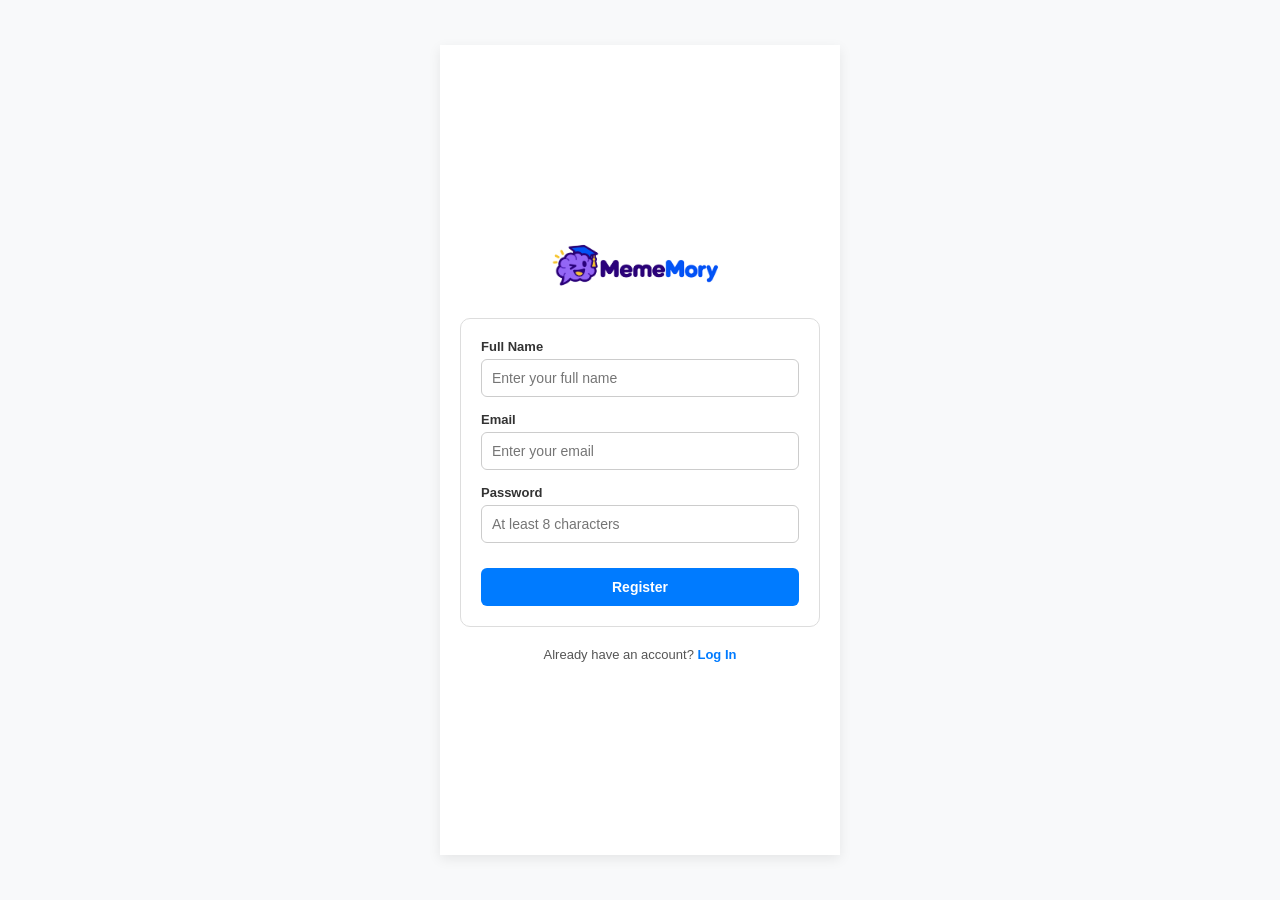
<file: register.html>
<!DOCTYPE html>
<html lang="en">
<head>
    <meta charset="UTF-8">
    <meta name="viewport" content="width=device-width, initial-scale=1.0">
    <title>MemeMory - Register</title>
    <link rel="stylesheet" href="css/style.css">
</head>
<body>
    <div class="app-container" style="display: flex; flex-direction: column; justify-content: center; align-items: center; min-height: 90vh; max-width: 400px; margin: 0 auto; padding: 20px;">
        
        <!-- Logo Only -->
        <div style="margin-bottom: 30px; text-align: center;">
            <a href="index.html">
                <img src="images/logo.png" alt="MemeMory Logo" style="height: 50px; width: auto; display: block; margin: 0 auto;">
            </a>
        </div>

        <!-- Register Form Container -->
        <div style="width: 100%; background-color: #fff; border: 1px solid #ddd; border-radius: 10px; padding: 20px; box-sizing: border-box;">
            <!-- Form uses JavaScript handler to save data and redirect -->
            <form id="registerForm" style="display: flex; flex-direction: column; gap: 15px;">
                
                <!-- Full Name Field -->
                <div style="display: flex; flex-direction: column; gap: 5px;">
                    <label style="font-size: 13px; font-weight: 600; color: #333;">Full Name</label>
                    <input type="text" id="fullname" name="fullname" placeholder="Enter your full name" required style="padding: 10px; border-radius: 6px; border: 1px solid #ccc; font-size: 14px; outline: none;">
                </div>

                <!-- Email Field -->
                <div style="display: flex; flex-direction: column; gap: 5px;">
                    <label style="font-size: 13px; font-weight: 600; color: #333;">Email</label>
                    <input type="email" id="email" name="email" placeholder="Enter your email" required style="padding: 10px; border-radius: 6px; border: 1px solid #ccc; font-size: 14px; outline: none;">
                </div>

                <!-- Password Field -->
                <div style="display: flex; flex-direction: column; gap: 5px;">
                    <label style="font-size: 13px; font-weight: 600; color: #333;">Password</label>
                    <input type="password" id="password" name="password" placeholder="At least 8 characters" required minlength="8" style="padding: 10px; border-radius: 6px; border: 1px solid #ccc; font-size: 14px; outline: none;">
                </div>

                <!-- Submit Button -->
                <button type="submit" style="margin-top: 10px; padding: 11px; background-color: #007bff; color: #fff; border: none; border-radius: 6px; font-size: 14px; font-weight: 600; cursor: pointer;">
                    Register
                </button>
            </form>
        </div>

        <!-- Link to Login -->
        <div style="margin-top: 20px; font-size: 13px; color: #555; text-align: center;">
            Already have an account? <a href="login.html" style="color: #007bff; font-weight: 600; text-decoration: none;">Log In</a>
        </div>

    </div>

    <!-- JavaScript to Save Data to LocalStorage -->
    <script>
        document.getElementById('registerForm').addEventListener('submit', function(event) {
            event.preventDefault(); // منع الإرسال التقليدي عشان نقدر نحفظ البيانات

            const fullname = document.getElementById('fullname').value;
            const email = document.getElementById('email').value;
            const password = document.getElementById('password').value;

            // تجميع بيانات المستخدم في كائن (Object)
            const userData = {
                fullname: fullname,
                email: email,
                password: password
            };

            // حفظ البيانات في الـ LocalStorage
            localStorage.setItem('registeredUser', JSON.stringify(userData));

            // التوجيه إلى صفحة تسجيل الدخول أو الهوم بعد التسجيل الناجح
            window.location.href = "login.html";
        });
    </script>
</body>
</html>
</file>
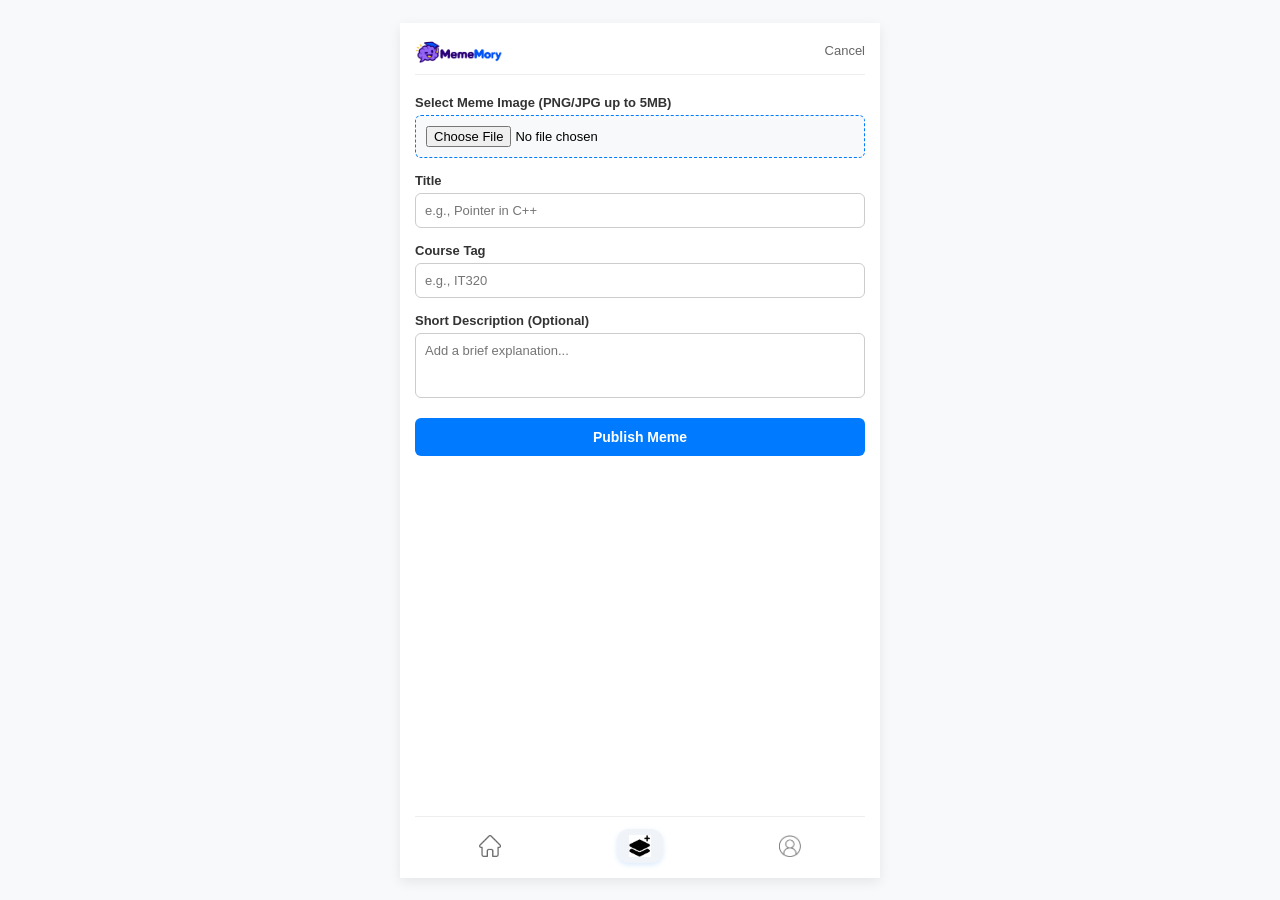
<file: upload.html>
<!DOCTYPE html>
<html lang="en">
<head>
    <meta charset="UTF-8">
    <meta name="viewport" content="width=device-width, initial-scale=1.0">
    <title>MemeMory - Upload Meme</title>
    <link rel="stylesheet" href="css/style.css">
</head>
<body>
    <div class="app-container" style="display: flex; flex-direction: column; justify-content: space-between; min-height: 95vh; max-width: 480px; margin: 0 auto; padding: 15px; box-sizing: border-box;">
        <div style="width: 100%;">
            <!-- Header Bar -->
            <div style="display: flex; align-items: center; justify-content: space-between; margin-bottom: 20px; border-bottom: 1px solid #eee; padding-bottom: 10px;">
                <a href="home.html">
                    <img src="images/logo.png" alt="MemeMory Logo" style="height: 26px; width: auto; display: block;">
                </a>
                <a href="home.html" style="text-decoration: none; font-size: 13px; color: #666; font-weight: 500;">Cancel</a>
            </div>

            <!-- Form Container -->
            <form id="uploadForm" onsubmit="saveMemeToLocalStorage(event)" style="display: flex; flex-direction: column; gap: 15px;">
                
                <!-- Image Upload Field -->
                <div style="display: flex; flex-direction: column; gap: 5px;">
                    <label style="font-size: 13px; font-weight: 600; color: #333;">Select Meme Image (PNG/JPG up to 5MB)</label>
                    <input type="file" id="memeImage" accept="image/png, image/jpeg" style="padding: 10px; border: 1px dashed #007bff; border-radius: 6px; background-color: #f8f9fa; font-size: 13px;">
                </div>

                <!-- Title Field -->
                <div style="display: flex; flex-direction: column; gap: 5px;">
                    <label style="font-size: 13px; font-weight: 600; color: #333;">Title</label>
                    <input type="text" id="memeTitle" name="title" placeholder="e.g., Pointer in C++" required style="padding: 9px; border-radius: 6px; border: 1px solid #ccc; font-size: 13px; outline: none;">
                </div>

                <!-- Course Tag Field -->
                <div style="display: flex; flex-direction: column; gap: 5px;">
                    <label style="font-size: 13px; font-weight: 600; color: #333;">Course Tag</label>
                    <input type="text" id="memeCourse" name="course" placeholder="e.g., IT320" required style="padding: 9px; border-radius: 6px; border: 1px solid #ccc; font-size: 13px; outline: none;">
                </div>

                <!-- Description Field -->
                <div style="display: flex; flex-direction: column; gap: 5px;">
                    <label style="font-size: 13px; font-weight: 600; color: #333;">Short Description (Optional)</label>
                    <textarea id="memeDesc" name="description" placeholder="Add a brief explanation..." rows="3" style="padding: 9px; border-radius: 6px; border: 1px solid #ccc; font-size: 13px; outline: none; resize: none;"></textarea>
                </div>

                <!-- Submit Button -->
                <button type="submit" style="margin-top: 5px; padding: 11px; background-color: #007bff; color: #fff; border: none; border-radius: 6px; font-size: 14px; font-weight: 600; cursor: pointer;">
                    Publish Meme
                </button>
            </form>
        </div>

        <!-- Bottom Navigation Bar -->
        <div style="border-top: 1px solid #eee; padding-top: 12px; display: flex; justify-content: space-around; width: 100%; align-items: center; background-color: #fff; margin-top: 20px;">
            <a href="home.html" title="Home" style="text-decoration: none; padding: 6px 12px; display: flex; align-items: center;">
                <img src="images/home-icon.png" alt="Home" style="width: 22px; height: 22px; display: block; opacity: 0.6;">
            </a>
            <a href="upload.html" title="Create" style="text-decoration: none; background-color: #f0f4f8; padding: 6px 12px; border-radius: 12px; box-shadow: 0 2px 5px rgba(0,123,255,0.15); display: flex; align-items: center;">
                <img src="images/create-icon.png" alt="Create" style="width: 22px; height: 22px; display: block;">
            </a>
            <a href="profile.html" title="Profile" style="text-decoration: none; padding: 6px 12px; display: flex; align-items: center;">
                <img src="images/profile-icon.png" alt="Profile" style="width: 22px; height: 22px; display: block; opacity: 0.6;">
            </a>
        </div>
    </div>

    <!-- JavaScript for LocalStorage Saving & Redirecting to Home -->
    <script>
        function saveMemeToLocalStorage(event) {
            event.preventDefault();

            const title = document.getElementById('memeTitle').value;
            const course = document.getElementById('memeCourse').value;
            const description = document.getElementById('memeDesc').value;
            const imageInput = document.getElementById('memeImage');

            let imageSrc = "images/meme1.png"; // صورة افتراضية كاحتياط

            if (imageInput.files && imageInput.files[0]) {
                const reader = new FileReader();
                reader.onload = function(e) {
                    imageSrc = e.target.result;
                    saveDataAndRedirect(title, course, description, imageSrc);
                };
                reader.readAsDataURL(imageInput.files[0]);
            } else {
                saveDataAndRedirect(title, course, description, imageSrc);
            }
        }

        function saveDataAndRedirect(title, course, description, imageSrc) {
            const newMeme = {
                title: title,
                course: course,
                description: description,
                image: imageSrc
            };

            let savedMemes = JSON.parse(localStorage.getItem('userMemes')) || [];
            savedMemes.unshift(newMeme);
            localStorage.setItem('userMemes', JSON.stringify(savedMemes));

            // التوجيه المباشر لصفحة الهوم بعد اكتمال الحفظ
            window.location.href = "home.html";
        }
    </script>
</body>
</html>
</file>
<file: css/style.css>
* {
    box-sizing: border-box;
    margin: 0;
    padding: 0;
    font-family: Arial, sans-serif;
}

body {
    background-color: #f8f9fa;
    display: flex;
    justify-content: center;
    align-items: center;
    min-height: 100vh;
}

.app-container {
    width: 100%;
    max-width: 400px;
    background-color: #ffffff;
    min-height: 100vh;
    padding: 40px 20px;
    display: flex;
    flex-direction: column;
    justify-content: center;
    align-items: center;
    box-shadow: 0 4px 12px rgba(0, 0, 0, 0.08);
}

.logo-container {
    text-align: center;
    margin-bottom: 40px;
}

.logo-title {
    font-size: 32px;
    font-weight: bold;
    color: #1a1a1a;
    display: flex;
    align-items: center;
    justify-content: center;
    gap: 8px;
}

.logo-title span.brand-blue {
    color: #0056b3;
}

/* الأزرار الزرقاء */
.actions-container {
    width: 80%;
    display: flex;
    flex-direction: column;
    gap: 15px;
}

.btn-blue {
    background-color: #0066ff;
    color: #ffffff;
    border: 1px solid #0052cc;
    padding: 12px;
    border-radius: 6px;
    font-size: 15px;
    font-weight: bold;
    cursor: pointer;
    text-align: center;
    text-decoration: none;
    display: block;
    box-shadow: 0 2px 4px rgba(0,0,0,0.1);
    transition: background-color 0.2s;
}

.btn-blue:hover {
    background-color: #0052cc;
}

.input-box {
    width: 100%;
    padding: 12px;
    margin-bottom: 15px;
    border: 1px solid #555555;
    border-radius: 8px;
    font-size: 14px;
    outline: none;
}

.back-arrow {
    text-decoration: none;
    color: #000000;
    font-size: 24px;
    font-weight: bold;
    margin-bottom: 15px;
    display: inline-block;
}

.bottom-navbar {
    display: flex;
    justify-content: space-around;
    align-items: center;
    padding-top: 15px;
    border-top: 1px solid #cccccc;
    background-color: #ffffff;
    margin-top: auto;
    width: 100%;
}

.bottom-navbar a {
    text-decoration: none;
    font-size: 22px;
    color: #333333;
}
</file>
